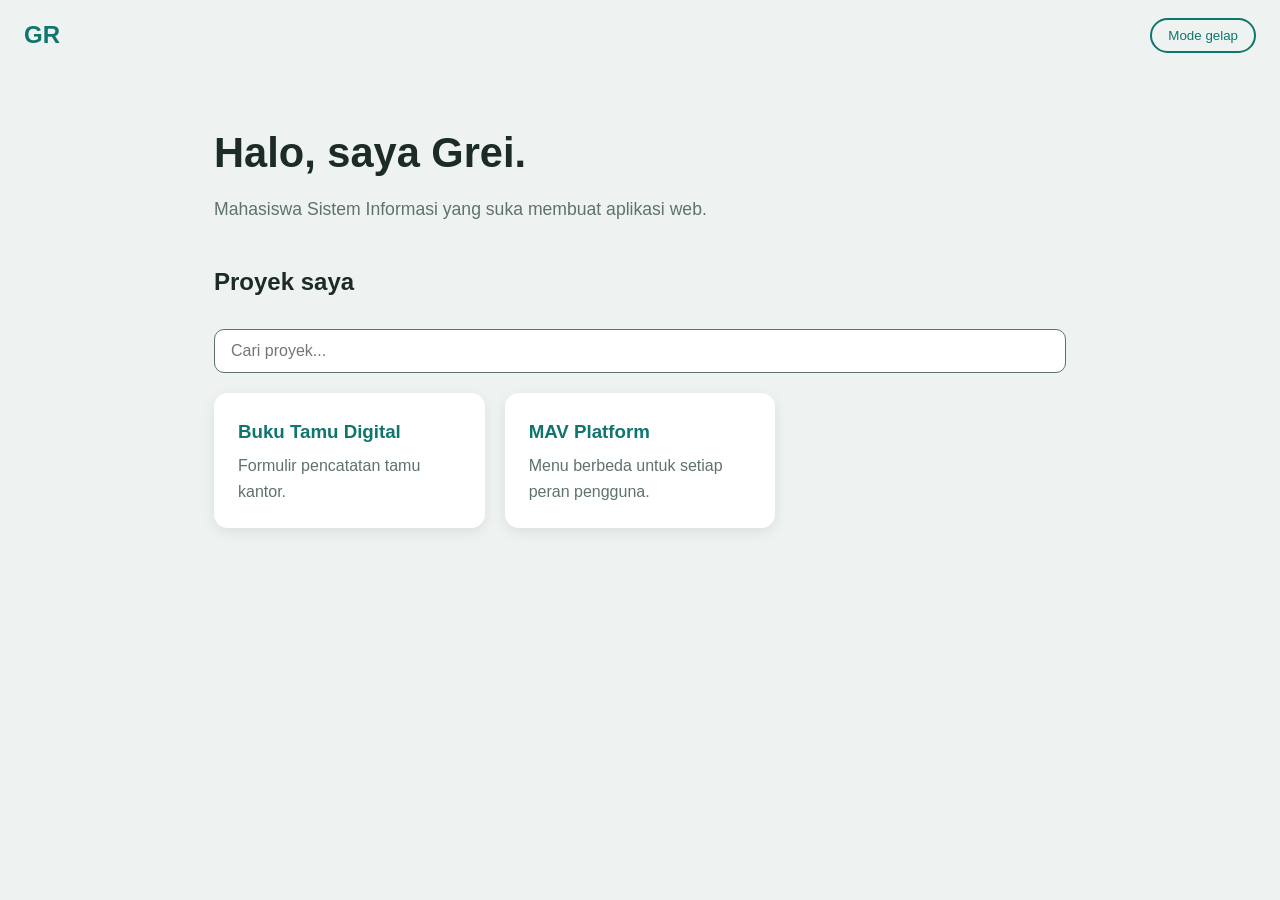
<file: MODUL12/index.html>
<!DOCTYPE html>
<html lang="id">

<head>
    <meta charset="UTF-8">
    <meta name="viewport" content="width=device-width, initial-scale=1">
    <title>Portofolio Grei</title>
    <!-- Menghubungkan file CSS -->
    <link rel="stylesheet" href="style.css">
</head>

<body>
    <!-- ===== Bagian atas ===== -->
    <header class="header">
        <h2 class="logo">GR</h2>
        <button id="tombol-tema">Mode gelap</button>
    </header>

    <main class="isi">
        <!-- ===== Perkenalan ===== -->
        <section class="perkenalan">
            <h1>Halo, saya Grei.</h1>
            <p>Mahasiswa Sistem Informasi yang suka membuat aplikasi web.</p>
        </section>

        <!-- ===== Daftar proyek ===== -->
        <h2>Proyek saya</h2>

        <!-- Kotak pencarian (dipakai oleh script.js) -->
        <input type="text" id="cari" placeholder="Cari proyek...">

        <section class="daftar-proyek">
            <!-- Satu kartu = satu proyek.
    href mengarah ke index.html di dalam folder proyek tersebut. -->
            <a class="kartu" href="buku-tamu-digital/index.html">
                <h3>Buku Tamu Digital</h3>
                <p>Formulir pencatatan tamu kantor.</p>
            </a>
            <a class="kartu" href="mav-platform/index.html">
                <h3>MAV Platform</h3>
                <p>Menu berbeda untuk setiap peran pengguna.</p>
            </a>
            <!-- Mau menambah proyek? Salin satu blok <a class="kartu"> di atas, lalu ubah href, judul, dan deskripsinya. -->
        </section>

        <p id="pesan-kosong" class="pesan-kosong">Proyek tidak ditemukan.</p>
    </main>

    <!-- Menghubungkan file JavaScript (letakkan paling bawah) -->
    <script src="script.js"></script>
</body>

</html>
</file>
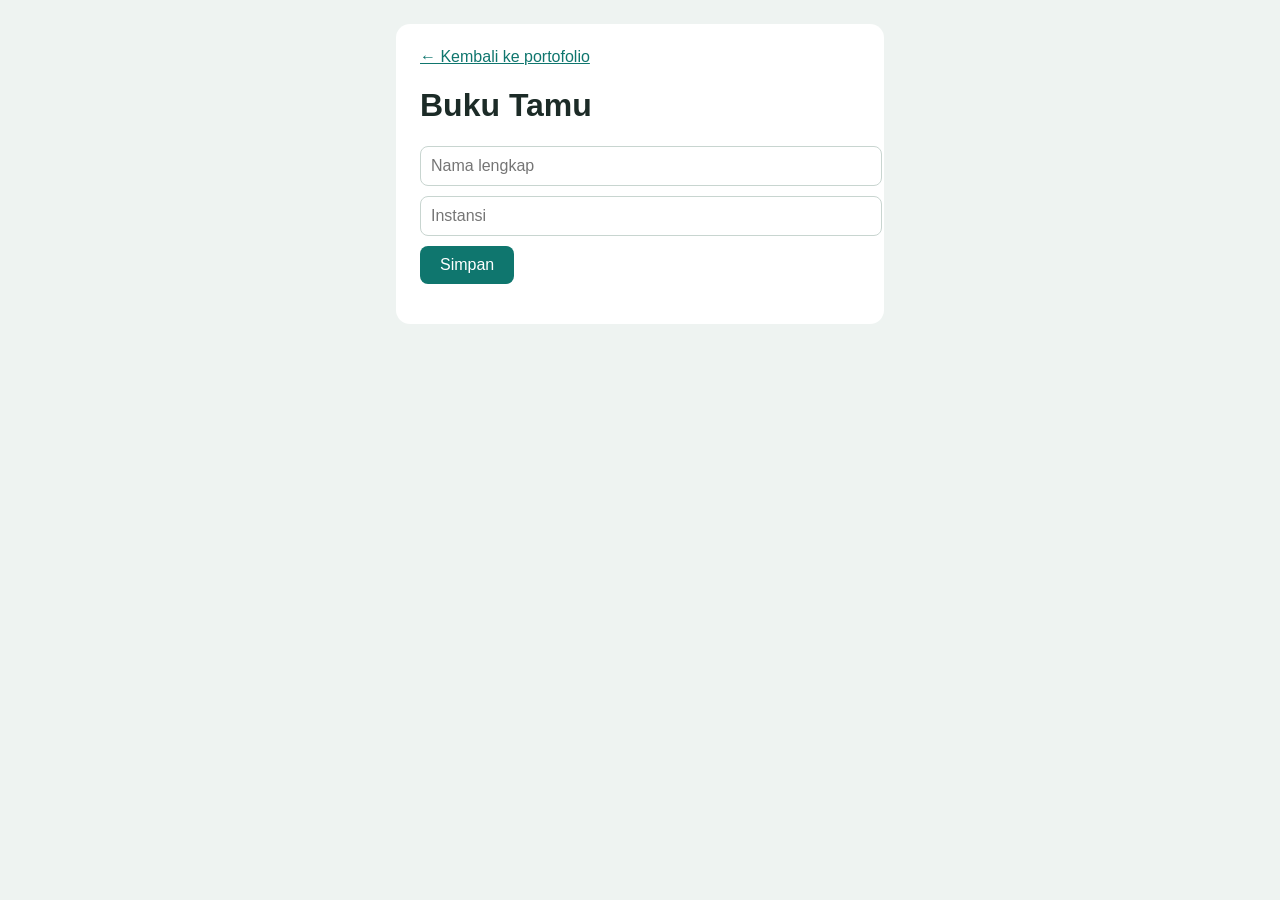
<file: MODUL12/buku-tamu-digital/index.html>
<!DOCTYPE html>
<html lang="id">

<head>
    <meta charset="UTF-8">
    <meta name="viewport" content="width=device-width, initial-scale=1">
    <title>Buku Tamu Digital</title>
    <link rel="stylesheet" href="style.css">
</head>

<body>
    <div class="kotak"> <!-- ../ artinya "naik satu folder", lalu buka index.html utama --> <a
            href="../index.html">&larr; Kembali ke portofolio</a>
        <h1>Buku Tamu</h1> <input id="nama" placeholder="Nama lengkap"> <input id="instansi" placeholder="Instansi">
        <button id="simpan">Simpan</button>
        <ul id="daftar"></ul>
    </div>
    <script src="script.js"></script>
</body>

</html>
</file>
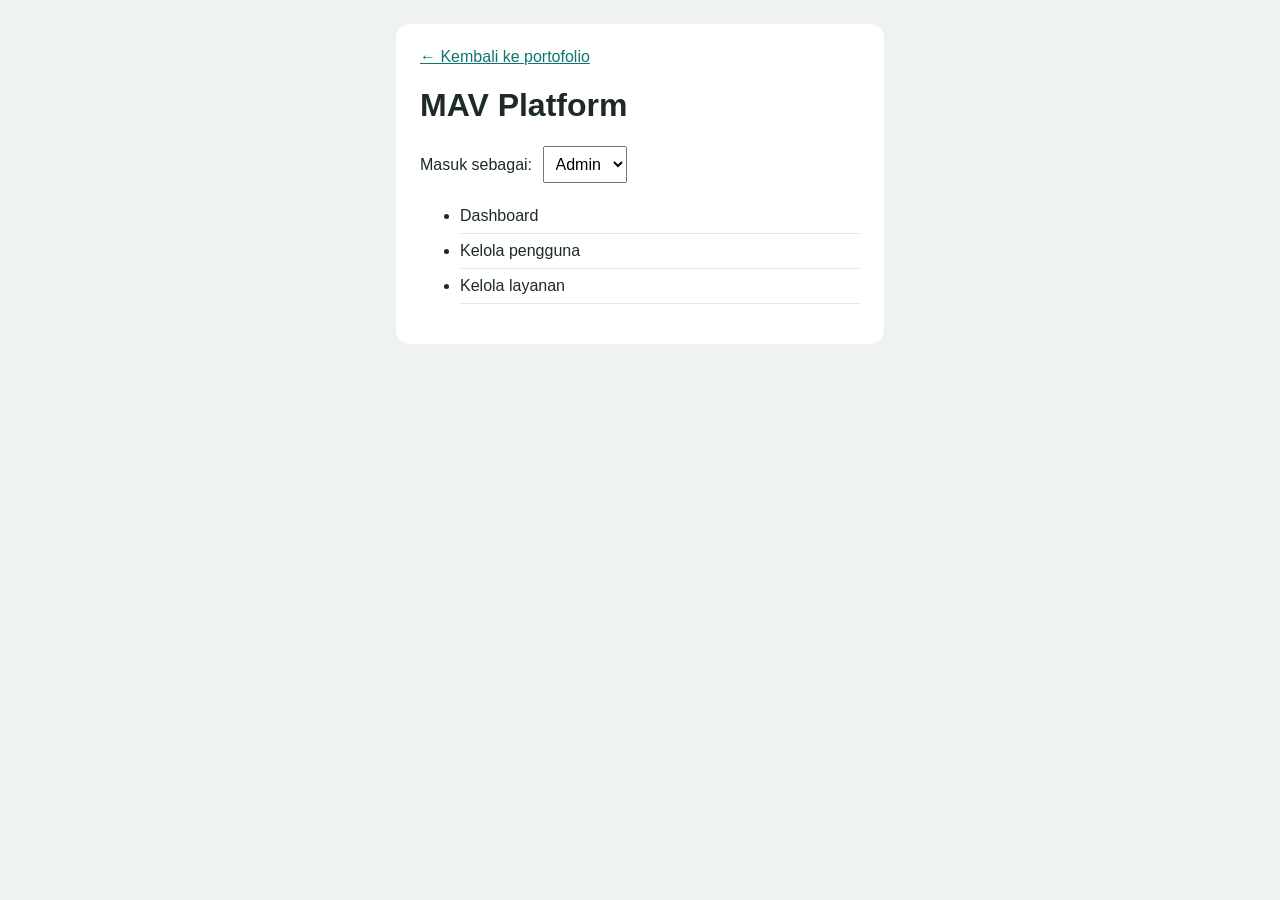
<file: MODUL12/mav-platform/index.html>
<!DOCTYPE html>
<html lang="id">

<head>
    <meta charset="UTF-8">
    <meta name="viewport" content="width=device-width, initial-scale=1">
    <title>MAV Platform</title>
    <link rel="stylesheet" href="style.css">
</head>

<body>
    <div class="kotak"> <a href="../index.html">&larr; Kembali ke portofolio</a>
        <h1>MAV Platform</h1> <label>Masuk sebagai: <select id="peran">
                <option value="admin">Admin</option>
                <option value="staf">Staf</option>
                <option value="tamu">Tamu</option>
            </select> </label>
        <ul id="menu"></ul>
    </div>
    <script src="script.js"></script>
</body>

</html>
</file>
<file: MODUL12/style.css>
/* ===== 1. Warna =====
   Variabel CSS: ubah warna cukup di sini saja. */
:root {
    --latar: #eef3f1;
    --kartu: #ffffff;
    --teks: #1c2b27;
    --teks-pudar: #5f726c;
    --aksen: #0f766e;
}

/* Saat body diberi class "gelap" oleh JavaScript, warna berganti */
body.gelap {
    --latar: #121a18;
    --kartu: #1b2623;
    --teks: #e6efec;
    --teks-pudar: #94a8a1;
    --aksen: #5fd1c4;
}

/* ===== 2. Dasar halaman ===== */
* {
    box-sizing: border-box;
}

body {
    margin: 0;
    font-family: Arial, sans-serif;
    line-height: 1.6;
    background: var(--latar);
    color: var(--teks);
}

/* ===== 3. Bagian atas ===== */
.header {
    display: flex;
    justify-content: space-between;
    align-items: center;
    padding: 16px 24px;
}

.logo {
    margin: 0;
    color: var(--aksen);
}

#tombol-tema {
    padding: 8px 16px;
    border: 2px solid var(--aksen);
    border-radius: 20px;
    background: transparent;
    color: var(--aksen);
    cursor: pointer;
}

/* ===== 4. Isi halaman ===== */
.isi {
    max-width: 900px;
    margin: 0 auto;
    padding: 0 24px 60px;
}

.perkenalan {
    padding: 50px 0 20px;
}

.perkenalan h1 {
    font-size: 2.6rem;
    margin: 0 0 8px;
}

.perkenalan p {
    color: var(--teks-pudar);
    font-size: 1.1rem;
    margin: 0;
}

/* ===== 5. Pencarian ===== */
#cari {
    width: 100%;
    padding: 12px 16px;
    margin: 8px 0 20px;
    border: 1px solid var(--teks-pudar);
    border-radius: 10px;
    font-size: 1rem;
    background: var(--kartu);
    color: var(--teks);
}

/* ===== 6. Kartu proyek ===== */
.daftar-proyek {
    display: grid;
    grid-template-columns: repeat(auto-fill, minmax(250px, 1fr));
    gap: 20px;
}

.kartu {
    display: block;
    padding: 24px;
    background: var(--kartu);
    border-radius: 14px;
    box-shadow: 0 4px 14px rgba(0, 0, 0, 0.08);
    color: inherit;
    text-decoration: none;
    transition: transform 0.2s;
}

.kartu:hover {
    transform: translateY(-4px);
}

.kartu h3 {
    margin: 0 0 6px;
    color: var(--aksen);
}

.kartu p {
    margin: 0;
    color: var(--teks-pudar);
}

/* Pesan "tidak ditemukan" disembunyikan dulu */
.pesan-kosong {
    display: none;
    color: var(--teks-pudar);
}
</file>
<file: MODUL12/buku-tamu-digital/style.css>
body {
    font-family: Arial, sans-serif;
    background: #eef3f1;
    margin: 0;
    padding: 24px;
    color: #1c2b27;
}

.kotak {
    max-width: 440px;
    margin: 0 auto;
    background: #fff;
    padding: 24px;
    border-radius: 14px;
}

a {
    color: #0f766e;
}

input {
    display: block;
    width: 100%;
    padding: 10px;
    margin: 10px 0;
    border: 1px solid #c8d5d0;
    border-radius: 8px;
    font-size: 1rem;
}

button {
    padding: 10px 20px;
    border: 0;
    border-radius: 8px;
    background: #0f766e;
    color: #fff;
    font-size: 1rem;
    cursor: pointer;
}

li {
    padding: 8px 0;
    border-bottom: 1px solid #e3ebe8;
}
</file>
<file: MODUL12/mav-platform/style.css>
body {
    font-family: Arial, sans-serif;
    background: #eef3f1;
    margin: 0;
    padding: 24px;
    color: #1c2b27;
}

.kotak {
    max-width: 440px;
    margin: 0 auto;
    background: #fff;
    padding: 24px;
    border-radius: 14px;
}

a {
    color: #0f766e;
}

select {
    padding: 8px;
    font-size: 1rem;
    margin-left: 6px;
}

li {
    padding: 8px 0;
    border-bottom: 1px solid #e3ebe8;
}
</file>
